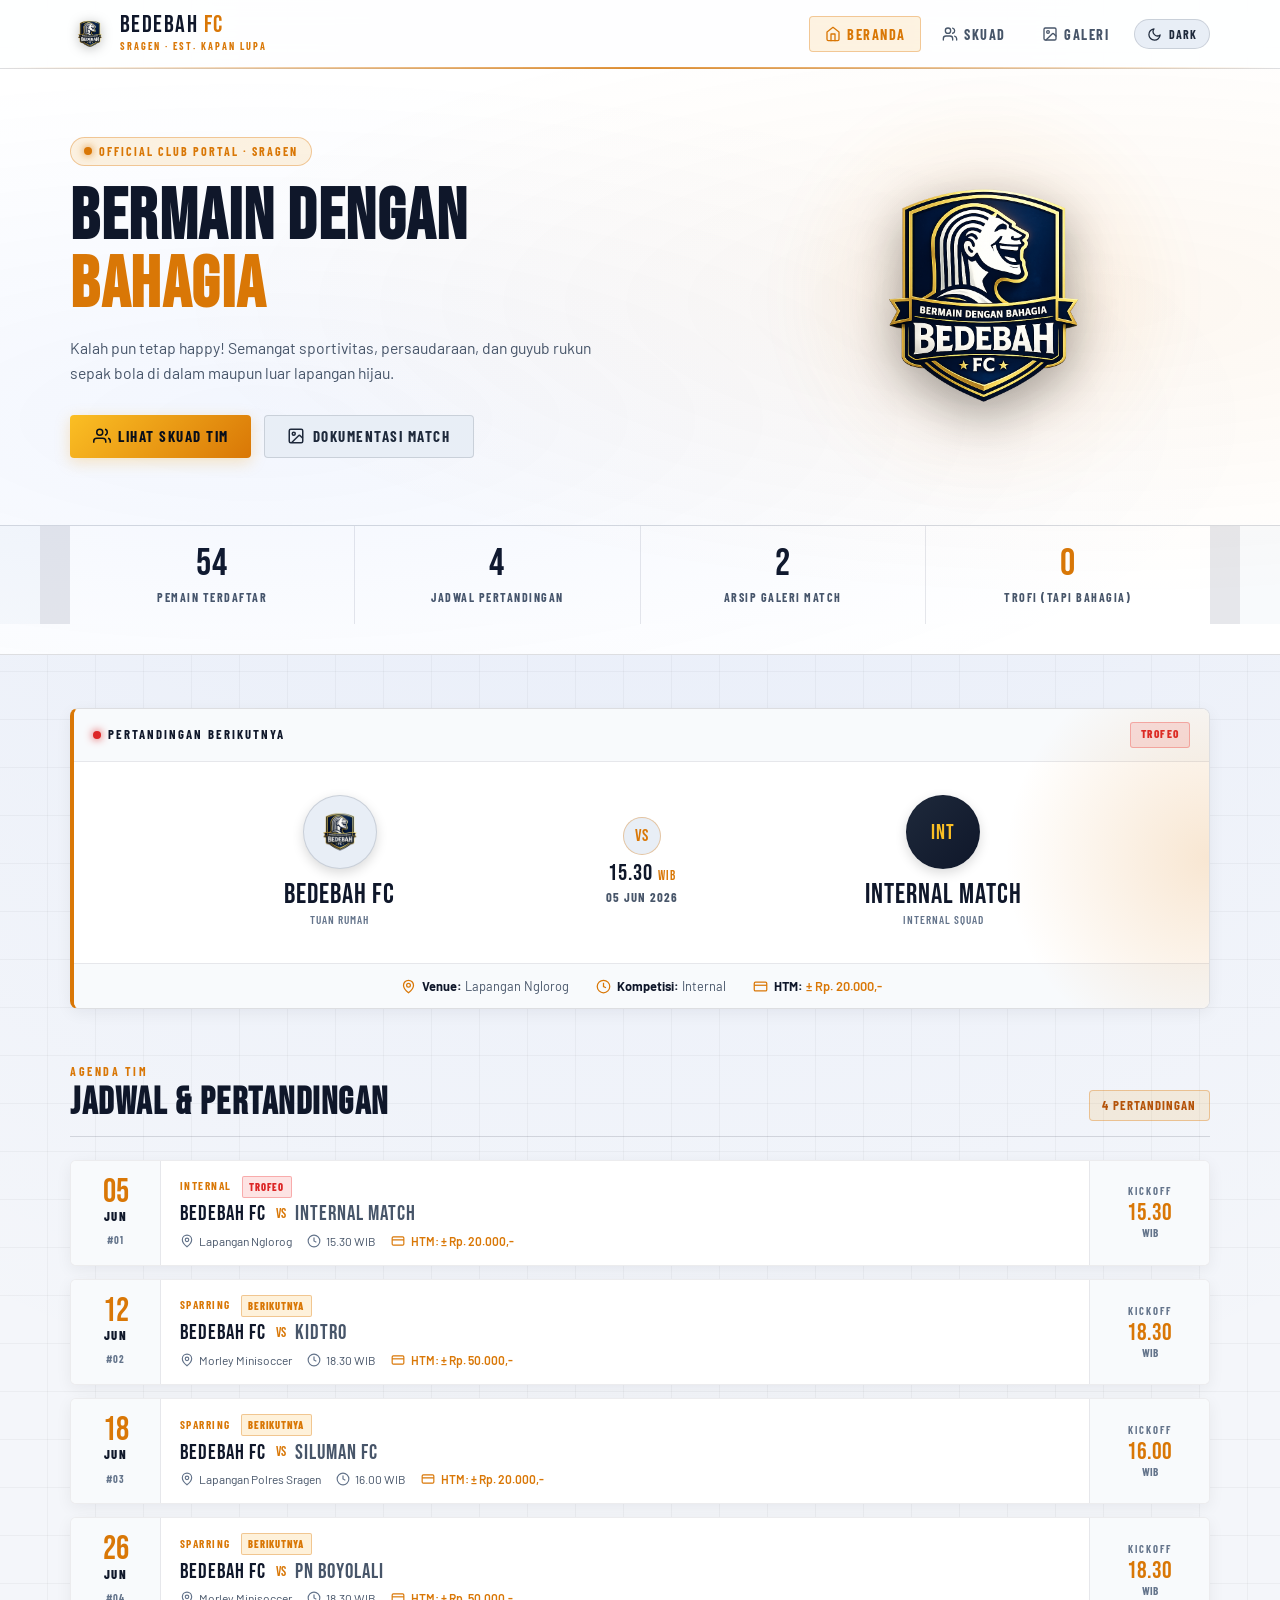
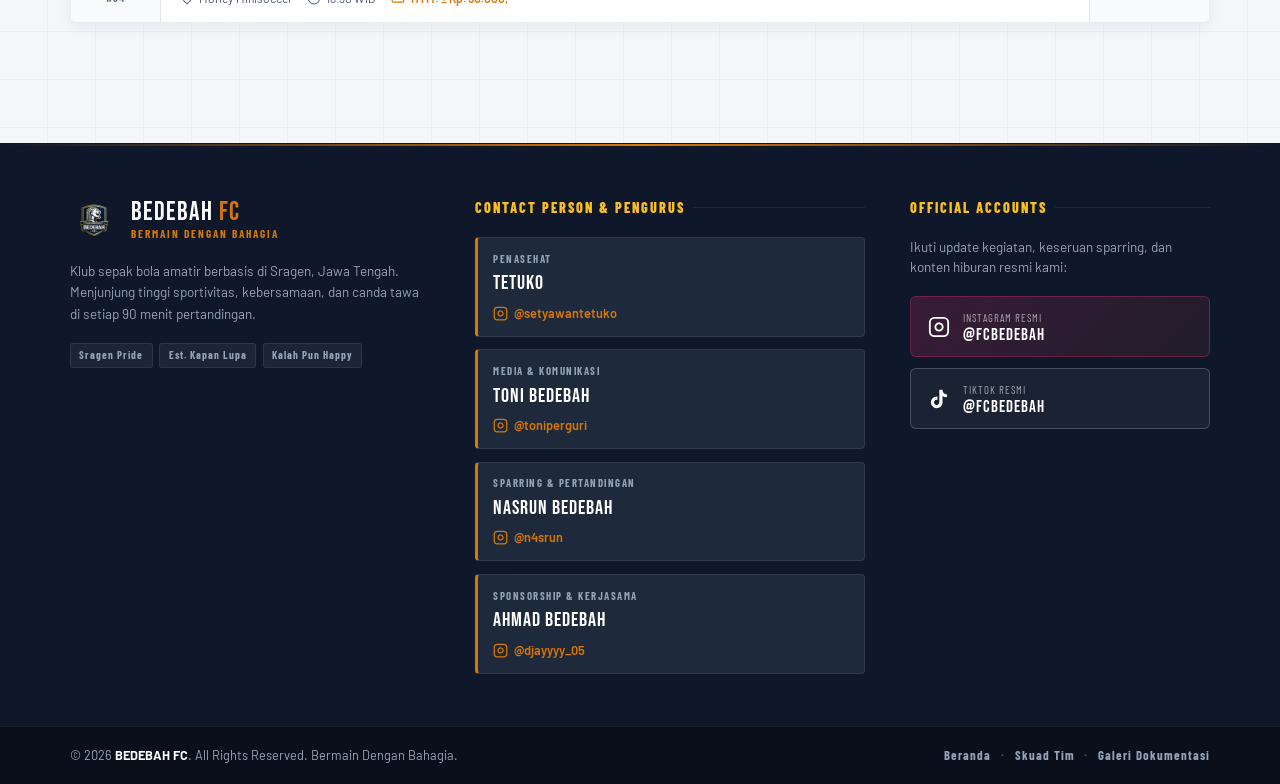
<file: index.html>
<!DOCTYPE html>
<html lang="id">
<head>
  <meta charset="UTF-8" />
  <meta name="viewport" content="width=device-width, initial-scale=1.0, maximum-scale=5.0" />
  <meta name="theme-color" content="#080e1a" />
  <meta name="description" content="Website Resmi Bedebah FC — Klub sepak bola asal Sragen. Bermain dengan bahagia, kalah pun happy." />
  <title>BEDEBAH FC — Official Club Portal</title>

  <!-- Typography -->
  <link rel="preconnect" href="https://fonts.googleapis.com" />
  <link rel="preconnect" href="https://fonts.gstatic.com" crossorigin />
  <link href="https://fonts.googleapis.com/css2?family=Barlow+Condensed:ital,wght@0,400;0,600;0,700;0,800;1,400;1,700&family=Barlow:ital,wght@0,400;0,500;0,600;0,700;1,400&family=Bebas+Neue&family=Saira+Semi+Condensed:wght@300;400;600;700&display=swap" rel="stylesheet" />

  <link rel="stylesheet" href="css/style.css" />

  <!-- Theme Init (Default: Light) -->
  <script>
    (function() {
      const theme = localStorage.getItem('bedebah_theme') || 'light';
      document.documentElement.setAttribute('data-theme', theme);
    })();
  </script>
</head>
<body>

<!-- TOP CLUB HEADER -->
<header class="site-header">
  <div class="header-top-bar container">
    <a href="#home" class="brand" onclick="showPage('home', document.querySelector('.nav-item[data-page=home]'))">
      <div class="brand-crest-wrap">
        <img src="assets/bedebah_fc.png" class="brand-crest" alt="Bedebah FC Badge" />
      </div>
      <div class="brand-text">
        <span class="brand-title">BEDEBAH <span class="accent-gold">FC</span></span>
        <span class="brand-sub">SRAGEN · EST. KAPAN LUPA</span>
      </div>
    </a>

    <div class="header-actions">
      <!-- Desktop Navigation (>=768px) -->
      <nav class="main-nav desktop-nav" aria-label="Desktop Navigation">
        <button class="nav-item active" data-page="home" onclick="showPage('home', this)">
          <svg class="nav-icon" viewBox="0 0 24 24" fill="none" stroke="currentColor" stroke-width="2" stroke-linecap="round" stroke-linejoin="round"><path d="m3 9 9-7 9 7v11a2 2 0 0 1-2 2H5a2 2 0 0 1-2-2z"/><polyline points="9 22 9 12 15 12 15 22"/></svg>
          <span>BERANDA</span>
        </button>
        <button class="nav-item" data-page="squad" onclick="showPage('squad', this)">
          <svg class="nav-icon" viewBox="0 0 24 24" fill="none" stroke="currentColor" stroke-width="2" stroke-linecap="round" stroke-linejoin="round"><path d="M16 21v-2a4 4 0 0 0-4-4H6a4 4 0 0 0-4 4v2"/><circle cx="9" cy="7" r="4"/><path d="M22 21v-2a4 4 0 0 0-3-3.87"/><path d="M16 3.13a4 4 0 0 1 0 7.75"/></svg>
          <span>SKUAD</span>
        </button>
        <button class="nav-item" data-page="galeri" onclick="showPage('galeri', this)">
          <svg class="nav-icon" viewBox="0 0 24 24" fill="none" stroke="currentColor" stroke-width="2" stroke-linecap="round" stroke-linejoin="round"><rect width="18" height="18" x="3" y="3" rx="2" ry="2"/><circle cx="9" cy="9" r="2"/><path d="m21 15-3.086-3.086a2 2 0 0 0-2.828 0L6 21"/></svg>
          <span>GALERI</span>
        </button>
      </nav>

      <button class="theme-toggle-btn" id="theme-toggle" onclick="toggleTheme()" aria-label="Ganti Mode Gelap / Terang" title="Ganti Mode Gelap / Terang">
        <svg class="theme-icon sun-icon" viewBox="0 0 24 24" fill="none" stroke="currentColor" stroke-width="2" stroke-linecap="round" stroke-linejoin="round"><circle cx="12" cy="12" r="5"/><line x1="12" y1="1" x2="12" y2="3"/><line x1="12" y1="21" x2="12" y2="23"/><line x1="4.22" y1="4.22" x2="5.64" y2="5.64"/><line x1="18.36" y1="18.36" x2="19.78" y2="19.78"/><line x1="1" y1="12" x2="3" y2="12"/><line x1="21" y1="12" x2="23" y2="12"/><line x1="4.22" y1="19.78" x2="5.64" y2="18.36"/><line x1="18.36" y1="5.64" x2="19.78" y2="4.22"/></svg>
        <svg class="theme-icon moon-icon" viewBox="0 0 24 24" fill="none" stroke="currentColor" stroke-width="2" stroke-linecap="round" stroke-linejoin="round"><path d="M21 12.79A9 9 0 1 1 11.21 3 7 7 0 0 0 21 12.79z"/></svg>
        <span class="theme-toggle-label" id="theme-label">DARK</span>
      </button>
    </div>
  </div>

  <!-- Mobile Segmented Navigation Bar (<768px) -->
  <nav class="mobile-nav-bar" aria-label="Mobile Navigation">
    <div class="mobile-nav-inner">
      <button class="mobile-nav-item active" data-page="home" onclick="showPage('home', this)">
        <svg class="nav-icon" viewBox="0 0 24 24" fill="none" stroke="currentColor" stroke-width="2" stroke-linecap="round" stroke-linejoin="round"><path d="m3 9 9-7 9 7v11a2 2 0 0 1-2 2H5a2 2 0 0 1-2-2z"/><polyline points="9 22 9 12 15 12 15 22"/></svg>
        <span>BERANDA</span>
      </button>
      <button class="mobile-nav-item" data-page="squad" onclick="showPage('squad', this)">
        <svg class="nav-icon" viewBox="0 0 24 24" fill="none" stroke="currentColor" stroke-width="2" stroke-linecap="round" stroke-linejoin="round"><path d="M16 21v-2a4 4 0 0 0-4-4H6a4 4 0 0 0-4 4v2"/><circle cx="9" cy="7" r="4"/><path d="M22 21v-2a4 4 0 0 0-3-3.87"/><path d="M16 3.13a4 4 0 0 1 0 7.75"/></svg>
        <span>SKUAD</span>
      </button>
      <button class="mobile-nav-item" data-page="galeri" onclick="showPage('galeri', this)">
        <svg class="nav-icon" viewBox="0 0 24 24" fill="none" stroke="currentColor" stroke-width="2" stroke-linecap="round" stroke-linejoin="round"><rect width="18" height="18" x="3" y="3" rx="2" ry="2"/><circle cx="9" cy="9" r="2"/><path d="m21 15-3.086-3.086a2 2 0 0 0-2.828 0L6 21"/></svg>
        <span>GALERI</span>
      </button>
    </div>
  </nav>
</header>

<main>
  <!-- ============================================================
       PAGE: HOME (BERANDA)
  ============================================================ -->
  <section id="home" class="page active">
    <!-- HERO SECTION -->
    <div class="hero-section">
      <div class="hero-bg-overlay"></div>
      <div class="container hero-container">
        <div class="hero-content">
          <div class="hero-badge">
            <span class="badge-pulse"></span>
            <span>OFFICIAL CLUB PORTAL · SRAGEN</span>
          </div>
          <h1 class="hero-title">
            BERMAIN DENGAN <span class="highlight-gold">BAHAGIA</span>
          </h1>
          <p class="hero-desc">
            Kalah pun tetap happy! Semangat sportivitas, persaudaraan, dan guyub rukun sepak bola di dalam maupun luar lapangan hijau.
          </p>

          <div class="hero-actions">
            <button class="btn btn-primary" onclick="showPage('squad', document.querySelector('[data-page=squad]'))">
              <svg viewBox="0 0 24 24" fill="none" stroke="currentColor" stroke-width="2"><path d="M17 21v-2a4 4 0 0 0-4-4H5a4 4 0 0 0-4 4v2"/><circle cx="9" cy="7" r="4"/><path d="M23 21v-2a4 4 0 0 0-3-3.87"/><path d="M16 3.13a4 4 0 0 1 0 7.75"/></svg>
              <span>LIHAT SKUAD TIM</span>
            </button>
            <button class="btn btn-secondary" onclick="showPage('galeri', document.querySelector('[data-page=galeri]'))">
              <svg viewBox="0 0 24 24" fill="none" stroke="currentColor" stroke-width="2"><rect width="18" height="18" x="3" y="3" rx="2" ry="2"/><circle cx="9" cy="9" r="2"/><path d="m21 15-3.086-3.086a2 2 0 0 0-2.828 0L6 21"/></svg>
              <span>DOKUMENTASI MATCH</span>
            </button>
          </div>
        </div>

        <div class="hero-visual">
          <div class="hero-crest-backdrop">
            <img src="assets/bedebah_fc.png" class="hero-crest-img" alt="Bedebah FC Official Crest" />
          </div>
        </div>
      </div>

      <!-- CLUB STATS COUNTER -->
      <div class="stats-ribbon">
        <div class="container stats-grid">
          <div class="stat-card">
            <div class="stat-num" id="stat-pemain">0</div>
            <div class="stat-label">Pemain Terdaftar</div>
          </div>
          <div class="stat-card">
            <div class="stat-num" id="stat-fixtures">0</div>
            <div class="stat-label">Jadwal Pertandingan</div>
          </div>
          <div class="stat-card">
            <div class="stat-num" id="stat-galeri">0</div>
            <div class="stat-label">Arsip Galeri Match</div>
          </div>
          <div class="stat-card">
            <div class="stat-num stat-gold">0</div>
            <div class="stat-label">Trofi (Tapi Bahagia)</div>
          </div>
        </div>
      </div>
    </div>

    <!-- FEATURED NEXT MATCH BANNER -->
    <div class="container section-spacing">
      <div id="featured-match-wrap" class="featured-match-wrap"></div>
    </div>

    <!-- FIXTURES SECTION -->
    <div class="container section-spacing pb-large">
      <div class="section-header">
        <div class="section-title-wrap">
          <span class="section-kicker">AGENDA TIM</span>
          <h2 class="section-heading">JADWAL & PERTANDINGAN</h2>
        </div>
        <div class="section-meta-pill" id="fixtures-count">0 Matches</div>
      </div>

      <div class="match-list-grid" id="match-list"></div>
    </div>
  </section>


  <!-- ============================================================
       PAGE: SQUAD (SKUAD PEMAIN)
  ============================================================ -->
  <section id="squad" class="page">
    <div class="container section-spacing pb-large">
      <div class="section-header squad-header-bar">
        <div class="section-title-wrap">
          <span class="section-kicker">ROSTER PEMAIN</span>
          <h2 class="section-heading">SKUAD RESMI BEDEBAH FC</h2>
          <p class="section-desc">Pemain-pemain bertalenta dengan rating unik, skill kocak, dan dedikasi nongkrong tanpa batas.</p>
        </div>
        <div class="section-meta-pill" id="squad-count">0 Players</div>
      </div>

      <!-- SQUAD CONTROLS: SEARCH & FILTER -->
      <div class="squad-controls-bar">
        <div class="search-box">
          <svg class="search-icon" viewBox="0 0 24 24" fill="none" stroke="currentColor" stroke-width="2"><circle cx="11" cy="11" r="8"/><path d="m21 21-4.3-4.3"/></svg>
          <input type="text" id="squad-search" class="search-input" placeholder="Cari nama pemain..." oninput="searchSquad()" autocomplete="off" />
          <button id="search-clear-btn" class="search-clear" onclick="clearSquadSearch()" aria-label="Clear Search" style="display:none;">✕</button>
        </div>

        <div class="filter-pills-wrap">
          <button class="filter-pill active" onclick="filterSquad('all', this)">SEMUA SQUAD</button>
          <button class="filter-pill" onclick="filterSquad('gk', this)">PENJAGA GAWANG (GK)</button>
          <button class="filter-pill" onclick="filterSquad('player', this)">PEMAIN LAPANGAN</button>
        </div>
      </div>

      <!-- SQUAD GRID -->
      <div class="squad-grid" id="squad-grid"></div>
    </div>
  </section>


  <!-- ============================================================
       PAGE: GALERI (DOKUMENTASI PERTANDINGAN & GOOGLE DRIVE)
  ============================================================ -->
  <section id="galeri" class="page">
    <div class="container section-spacing pb-large">
      <div class="section-header gallery-header-bar">
        <div class="section-title-wrap">
          <span class="section-kicker">DOKUMENTASI RESMI</span>
          <h2 class="section-heading">ARSIP & GALERI PERTANDINGAN</h2>
          <p class="section-desc">Pusat dokumentasi foto dan video laga Bedebah FC. Seluruh arsip tersimpan rapi dan dapat diunduh dalam resolusi penuh melalui tautan Google Drive.</p>
        </div>
        <div class="section-meta-pill" id="gallery-count">0 Arsip Match</div>
      </div>

      <div class="gallery-info-banner">
        <div class="info-icon-box">
          <svg viewBox="0 0 24 24" fill="none" stroke="currentColor" stroke-width="2"><path d="M22 19a2 2 0 0 1-2 2H4a2 2 0 0 1-2-2V5a2 2 0 0 1 2-2h5l2 3h9a2 2 0 0 1 2 2z"/></svg>
        </div>
        <div class="info-text">
          <strong>Akses Dokumentasi Google Drive</strong>
          <p>Klik tombol <span>"Buka Google Drive"</span> pada masing-masing card pertandingan untuk melihat atau mengunduh dokumentasi resolusi tinggi tim.</p>
        </div>
      </div>

      <!-- GALLERY GRID -->
      <div class="gallery-grid" id="gallery-grid"></div>
    </div>
  </section>
</main>


<!-- ============================================================
     FIFA / FUT CARD MODAL
============================================================ -->
<div class="modal-overlay" id="modal" onclick="closeModalOverlay(event)" role="dialog" aria-modal="true" aria-labelledby="fc-name">
  <div class="fut-modal-card-container">
    <button class="fc-close" onclick="closeModal()" aria-label="Tutup Kartu Pemain">✕</button>

    <div class="fut-player-card">
      <div class="player-card-top">
        <div class="player-master-info">
          <div class="player-rating"><span id="fc-rating">88</span></div>
          <div class="player-position"><span id="fc-pos">GK</span></div>
          <div class="player-nation">
            <img src="assets/indonesia.png" alt="Bendera Indonesia" draggable="false" />
          </div>
          <div class="player-club">
            <img src="assets/bedebah_fc.png" alt="Logo Bedebah FC" draggable="false" />
          </div>
        </div>
        <div class="player-picture">
          <div class="player-avatar" id="fc-avatar">
            <img src="assets/anon.png" alt="Player Silhouette" draggable="false" />
          </div>
        </div>
      </div>

      <div class="player-card-bottom">
        <div class="player-info">
          <div class="player-name"><span id="fc-name">NAMA PEMAIN</span></div>
          <div class="player-features" id="fc-stats"></div>
          <div class="player-quote" id="fc-quote">"Quote konyol si pemain."</div>
        </div>
      </div>
    </div>
  </div>
</div>


<!-- ============================================================
     OFFICIAL CLUB FOOTER
============================================================ -->
<footer class="site-footer">
  <div class="container footer-content-grid">
    <div class="footer-col brand-col">
      <div class="footer-brand">
        <img src="assets/bedebah_fc.png" class="footer-logo" alt="Bedebah FC" />
        <div>
          <div class="footer-club-name">BEDEBAH <span class="accent-gold">FC</span></div>
          <div class="footer-motto">BERMAIN DENGAN BAHAGIA</div>
        </div>
      </div>
      <p class="footer-bio">
        Klub sepak bola amatir berbasis di Sragen, Jawa Tengah. Menjunjung tinggi sportivitas, kebersamaan, dan canda tawa di setiap 90 menit pertandingan.
      </p>
      <div class="footer-tags">
        <span class="footer-tag">Sragen Pride</span>
        <span class="footer-tag">Est. Kapan Lupa</span>
        <span class="footer-tag">Kalah Pun Happy</span>
      </div>
    </div>

    <div class="footer-col contacts-col">
      <h3 class="footer-heading">CONTACT PERSON & PENGURUS</h3>
      <div class="contact-cards-list">
        <div class="footer-contact-card">
          <span class="c-role">Penasehat</span>
          <span class="c-name">Tetuko</span>
          <a href="https://www.instagram.com/setyawantetuko/" target="_blank" rel="noopener noreferrer" class="c-ig">
            <svg viewBox="0 0 24 24" fill="none" stroke="currentColor" stroke-width="2" class="c-icon"><rect width="20" height="20" x="2" y="2" rx="5" ry="5"/><path d="M16 11.37A4 4 0 1 1 12.63 8 4 4 0 0 1 16 11.37z"/><line x1="17.5" x2="17.51" y1="6.5" y2="6.5"/></svg>
            <span>@setyawantetuko</span>
          </a>
        </div>

        <div class="footer-contact-card">
          <span class="c-role">Media & Komunikasi</span>
          <span class="c-name">Toni Bedebah</span>
          <a href="https://instagram.com/toniperguri" target="_blank" rel="noopener noreferrer" class="c-ig">
            <svg viewBox="0 0 24 24" fill="none" stroke="currentColor" stroke-width="2" class="c-icon"><rect width="20" height="20" x="2" y="2" rx="5" ry="5"/><path d="M16 11.37A4 4 0 1 1 12.63 8 4 4 0 0 1 16 11.37z"/><line x1="17.5" x2="17.51" y1="6.5" y2="6.5"/></svg>
            <span>@toniperguri</span>
          </a>
        </div>

        <div class="footer-contact-card">
          <span class="c-role">Sparring & Pertandingan</span>
          <span class="c-name">Nasrun Bedebah</span>
          <a href="https://instagram.com/n4srun" target="_blank" rel="noopener noreferrer" class="c-ig">
            <svg viewBox="0 0 24 24" fill="none" stroke="currentColor" stroke-width="2" class="c-icon"><rect width="20" height="20" x="2" y="2" rx="5" ry="5"/><path d="M16 11.37A4 4 0 1 1 12.63 8 4 4 0 0 1 16 11.37z"/><line x1="17.5" x2="17.51" y1="6.5" y2="6.5"/></svg>
            <span>@n4srun</span>
          </a>
        </div>

        <div class="footer-contact-card">
          <span class="c-role">Sponsorship & Kerjasama</span>
          <span class="c-name">Ahmad Bedebah</span>
          <a href="https://instagram.com/djayyyy_05" target="_blank" rel="noopener noreferrer" class="c-ig">
            <svg viewBox="0 0 24 24" fill="none" stroke="currentColor" stroke-width="2" class="c-icon"><rect width="20" height="20" x="2" y="2" rx="5" ry="5"/><path d="M16 11.37A4 4 0 1 1 12.63 8 4 4 0 0 1 16 11.37z"/><line x1="17.5" x2="17.51" y1="6.5" y2="6.5"/></svg>
            <span>@djayyyy_05</span>
          </a>
        </div>
      </div>
    </div>

    <div class="footer-col socials-col">
      <h3 class="footer-heading">OFFICIAL ACCOUNTS</h3>
      <p class="footer-social-desc">Ikuti update kegiatan, keseruan sparring, dan konten hiburan resmi kami:</p>
      <div class="footer-social-buttons">
        <a href="https://instagram.com/fcbedebah" target="_blank" rel="noopener noreferrer" class="social-btn instagram">
          <svg viewBox="0 0 24 24" fill="none" stroke="currentColor" stroke-width="2" class="social-svg"><rect width="20" height="20" x="2" y="2" rx="5" ry="5"/><path d="M16 11.37A4 4 0 1 1 12.63 8 4 4 0 0 1 16 11.37z"/><line x1="17.5" x2="17.51" y1="6.5" y2="6.5"/></svg>
          <div class="social-btn-text">
            <span class="soc-sub">Instagram Resmi</span>
            <span class="soc-main">@fcbedebah</span>
          </div>
        </a>
        <a href="https://tiktok.com/@fcbedebah" target="_blank" rel="noopener noreferrer" class="social-btn tiktok">
          <svg viewBox="0 0 24 24" fill="currentColor" class="social-svg"><path d="M19.59 6.69a4.83 4.83 0 0 1-3.77-4.25V2h-3.45v13.67a2.89 2.89 0 0 1-5.2 1.74 2.89 2.89 0 0 1 2.31-4.64c.29 0 .58.04.85.12V9.4a6.33 6.33 0 0 0-.85-.06A6.34 6.34 0 0 0 3.14 15.7a6.34 6.34 0 0 0 8.65 5.92 6.31 6.31 0 0 0 4.03-5.95V8.6a8.27 8.27 0 0 0 4.77 1.5V6.69h-1z"/></svg>
          <div class="social-btn-text">
            <span class="soc-sub">TikTok Resmi</span>
            <span class="soc-main">@fcbedebah</span>
          </div>
        </a>
      </div>
    </div>
  </div>

  <div class="footer-bottom">
    <div class="container footer-bottom-inner">
      <div class="copy-text">
        © 2026 <strong>BEDEBAH FC</strong>. All Rights Reserved. Bermain Dengan Bahagia.
      </div>
      <div class="nav-shortcuts">
        <a href="#home" onclick="showPage('home', document.querySelector('[data-page=home]'))">Beranda</a>
        <span class="dot-sep">·</span>
        <a href="#squad" onclick="showPage('squad', document.querySelector('[data-page=squad]'))">Skuad Tim</a>
        <span class="dot-sep">·</span>
        <a href="#galeri" onclick="showPage('galeri', document.querySelector('[data-page=galeri]'))">Galeri Dokumentasi</a>
      </div>
    </div>
  </div>
</footer>

<script src="js/app.js"></script>

</body>
</html>
</file>
<file: css/style.css>
/* ============================================================
   BEDEBAH FC — OFFICIAL DESIGN SYSTEM & STYLESHEET
   Pro Football Club Visual Identity (Light & Dark Mode)
============================================================ */

/* ------------------------------------------------------------
   1. RESET & THEME VARIABLES
------------------------------------------------------------ */
*,
*::before,
*::after {
  box-sizing: border-box;
  margin: 0;
  padding: 0;
}

/* ============================================================
   DEFAULT: LIGHT / PUTIH THEME
============================================================ */
:root,
html[data-theme="light"] {
  /* Pitch & Surface Colors */
  --bg-pitch: #f4f6fa;
  --bg-pitch-alt: #ffffff;
  --bg-surface: #ffffff;
  --bg-surface-card: #f8fafc;
  --bg-surface-elevated: #e8eef6;
  --bg-input: #ffffff;

  /* Borders & Dividers */
  --border-subtle: rgba(15, 23, 42, 0.08);
  --border-medium: rgba(15, 23, 42, 0.14);
  --border-strong: rgba(15, 23, 42, 0.22);
  --border-gold: rgba(217, 119, 6, 0.35);

  /* Club Gold Accents */
  --gold: #d97706;
  --gold-light: #b45309;
  --gold-dark: #92400e;
  --gold-glow: rgba(217, 119, 6, 0.18);
  --gold-gradient: linear-gradient(135deg, #fbbf24 0%, #d97706 100%);
  --gold-gradient-soft: linear-gradient(135deg, rgba(245, 158, 11, 0.1) 0%, rgba(217, 119, 6, 0.03) 100%);

  /* Athletic Accents */
  --blue-accent: #2563eb;
  --blue-glow: rgba(37, 99, 235, 0.08);
  --red-trofeo: #dc2626;
  --red-glow: rgba(220, 38, 38, 0.12);
  --green-ready: #059669;

  /* Typography Colors */
  --text-white: #0f172a;           /* Headlines & high-contrast titles */
  --text-primary: #1e293b;         /* Body copy */
  --text-secondary: #475569;       /* Secondary details */
  --text-muted: #64748b;           /* Meta & captions */

  /* Header & Atmosphere */
  --header-bg: rgba(255, 255, 255, 0.95);
  --card-shadow: 0 4px 16px rgba(15, 23, 42, 0.06);
  --card-shadow-hover: 0 12px 28px rgba(15, 23, 42, 0.12);
  --grid-line-color: rgba(0, 0, 0, 0.035);
  --stats-bg: #f8fafc;
  --hero-overlay-1: rgba(217, 119, 6, 0.06);
  --hero-overlay-2: rgba(37, 99, 235, 0.06);
  --hero-crest-glow: rgba(217, 119, 6, 0.12);

  /* Footer Colors (Anchored athletic slate) */
  --footer-bg: #0f172a;
  --footer-heading: #fbbf24;
  --footer-text-white: #ffffff;
  --footer-text-sec: #94a3b8;
  --footer-card-bg: #1e293b;
  --footer-border: rgba(255, 255, 255, 0.08);
}

/* ============================================================
   DARK MODE THEME
============================================================ */
html[data-theme="dark"] {
  /* Pitch & Surface Colors */
  --bg-pitch: #080e1a;
  --bg-pitch-alt: #0b1323;
  --bg-surface: #0f1a2d;
  --bg-surface-card: #132038;
  --bg-surface-elevated: #1a2c4e;
  --bg-input: #0b1526;

  /* Borders & Dividers */
  --border-subtle: rgba(255, 255, 255, 0.08);
  --border-medium: rgba(255, 255, 255, 0.14);
  --border-strong: rgba(255, 255, 255, 0.22);
  --border-gold: rgba(245, 158, 11, 0.35);

  /* Club Gold Accents */
  --gold: #f59e0b;
  --gold-light: #fbbf24;
  --gold-dark: #b45309;
  --gold-glow: rgba(245, 158, 11, 0.22);
  --gold-gradient: linear-gradient(135deg, #fde047 0%, #f59e0b 50%, #d97706 100%);
  --gold-gradient-soft: linear-gradient(135deg, rgba(251, 191, 36, 0.12) 0%, rgba(245, 158, 11, 0.04) 100%);

  /* Athletic Accents */
  --blue-accent: #3b82f6;
  --blue-glow: rgba(59, 130, 246, 0.2);
  --red-trofeo: #ef4444;
  --red-glow: rgba(239, 68, 68, 0.2);
  --green-ready: #10b981;

  /* Typography Colors */
  --text-white: #ffffff;
  --text-primary: #f8fafc;
  --text-secondary: #94a3b8;
  --text-muted: #64748b;

  /* Header & Atmosphere */
  --header-bg: rgba(8, 14, 26, 0.92);
  --card-shadow: 0 10px 30px rgba(0, 0, 0, 0.35);
  --card-shadow-hover: 0 15px 35px rgba(0, 0, 0, 0.5);
  --grid-line-color: rgba(255, 255, 255, 0.015);
  --stats-bg: rgba(11, 19, 35, 0.8);
  --hero-overlay-1: rgba(245, 158, 11, 0.08);
  --hero-overlay-2: rgba(37, 99, 235, 0.1);
  --hero-crest-glow: rgba(245, 158, 11, 0.18);

  /* Footer Colors */
  --footer-bg: #0b1323;
  --footer-heading: #fbbf24;
  --footer-text-white: #ffffff;
  --footer-text-sec: #94a3b8;
  --footer-card-bg: #0f1a2d;
  --footer-border: rgba(255, 255, 255, 0.08);
}

/* Common Typography & Transitions */
:root {
  --font-condensed: 'Barlow Condensed', -apple-system, sans-serif;
  --font-display: 'Bebas Neue', -apple-system, sans-serif;
  --font-body: 'Barlow', -apple-system, sans-serif;
  --font-fut: 'Saira Semi Condensed', -apple-system, sans-serif;

  --tr-fast: 0.15s ease;
  --tr-normal: 0.25s ease;
  --tr-spring: 0.35s cubic-bezier(0.175, 0.885, 0.32, 1.275);
}

html {
  scroll-behavior: smooth;
  background-color: var(--bg-pitch);
  color: var(--text-primary);
  font-family: var(--font-body);
  font-size: 15px;
  line-height: 1.5;
  -webkit-font-smoothing: antialiased;
  -moz-osx-font-smoothing: grayscale;
  transition: background-color var(--tr-normal), color var(--tr-normal);
  max-width: 100%;
  overflow-x: hidden;
}

body {
  min-height: 100vh;
  display: flex;
  flex-direction: column;
  background-color: var(--bg-pitch);
  background-image: 
    radial-gradient(circle at 50% 0%, var(--blue-glow) 0%, transparent 60%),
    linear-gradient(var(--grid-line-color) 1px, transparent 1px),
    linear-gradient(90deg, var(--grid-line-color) 1px, transparent 1px);
  background-size: 100% 100%, 48px 48px, 48px 48px;
  background-position: 0 0, -1px -1px, -1px -1px;
  max-width: 100%;
  overflow-x: hidden;
  position: relative;
  transition: background-color var(--tr-normal), color var(--tr-normal);
}

body.modal-active {
  overflow: hidden;
}

/* ------------------------------------------------------------
   2. COMMON LAYOUT & UTILITIES
------------------------------------------------------------ */
.container {
  width: 100%;
  max-width: 1200px;
  margin-left: auto;
  margin-right: auto;
  padding-left: 1rem;
  padding-right: 1rem;
  box-sizing: border-box;
}

@media (min-width: 768px) {
  .container {
    padding-left: 2rem;
    padding-right: 2rem;
  }
}

.section-spacing {
  margin-top: 2.5rem;
}

@media (min-width: 768px) {
  .section-spacing {
    margin-top: 3.5rem;
  }
}

.pb-large {
  padding-bottom: 4rem;
}

main {
  flex: 1 0 auto;
}

.accent-gold {
  color: var(--gold);
}

/* Section Headers */
.section-header {
  display: flex;
  align-items: flex-end;
  justify-content: space-between;
  gap: 1rem;
  padding-bottom: 1rem;
  border-bottom: 1px solid var(--border-medium);
  margin-bottom: 1.5rem;
}

.section-title-wrap {
  display: flex;
  flex-direction: column;
}

.section-kicker {
  font-family: var(--font-condensed);
  font-size: 0.8rem;
  font-weight: 700;
  letter-spacing: 2.5px;
  text-transform: uppercase;
  color: var(--gold);
  margin-bottom: 0.25rem;
}

.section-heading {
  font-family: var(--font-display);
  font-size: 2rem;
  letter-spacing: 1.5px;
  line-height: 1;
  color: var(--text-white);
}

@media (min-width: 768px) {
  .section-heading {
    font-size: 2.5rem;
  }
}

.section-desc {
  font-size: 0.95rem;
  color: var(--text-secondary);
  max-width: 650px;
  margin-top: 0.5rem;
}

.section-meta-pill {
  font-family: var(--font-condensed);
  font-size: 0.85rem;
  font-weight: 700;
  letter-spacing: 1px;
  text-transform: uppercase;
  color: var(--gold-light);
  background: rgba(245, 158, 11, 0.12);
  border: 1px solid var(--border-gold);
  padding: 0.35rem 0.85rem;
  border-radius: 4px;
  white-space: nowrap;
}

/* Common Buttons */
.btn {
  display: inline-flex;
  align-items: center;
  justify-content: center;
  gap: 0.5rem;
  font-family: var(--font-condensed);
  font-size: 1rem;
  font-weight: 700;
  letter-spacing: 1.5px;
  text-transform: uppercase;
  padding: 0.75rem 1.5rem;
  border-radius: 4px;
  border: none;
  cursor: pointer;
  text-decoration: none;
  transition: all var(--tr-fast);
}

.btn svg {
  width: 18px;
  height: 18px;
  flex-shrink: 0;
}

.btn-primary {
  background: var(--gold-gradient);
  color: #080e1a;
  box-shadow: 0 4px 15px rgba(245, 158, 11, 0.25);
}

.btn-primary:hover {
  background: linear-gradient(135deg, #ffffff 0%, #fbbf24 100%);
  transform: translateY(-2px);
  box-shadow: 0 6px 20px rgba(245, 158, 11, 0.4);
}

.btn-secondary {
  background: var(--bg-surface-elevated);
  color: var(--text-primary);
  border: 1px solid var(--border-medium);
}

.btn-secondary:hover {
  background: var(--bg-surface-card);
  border-color: var(--gold);
  color: var(--gold);
  transform: translateY(-2px);
}

/* Empty State */
.empty-state {
  text-align: center;
  padding: 3.5rem 1.5rem;
  background: var(--bg-surface);
  border: 1px dashed var(--border-medium);
  border-radius: 8px;
  color: var(--text-secondary);
  box-shadow: var(--card-shadow);
}

.empty-icon {
  width: 48px;
  height: 48px;
  stroke: var(--text-muted);
  margin-bottom: 1rem;
}

.empty-state h3 {
  font-family: var(--font-display);
  font-size: 1.5rem;
  color: var(--text-white);
  letter-spacing: 1px;
  margin-bottom: 0.5rem;
}

.empty-state p {
  font-size: 0.95rem;
  max-width: 450px;
  margin: 0 auto;
}

/* ------------------------------------------------------------
   3. SITE HEADER & THEME TOGGLE
------------------------------------------------------------ */
.site-header {
  position: sticky;
  top: 0;
  z-index: 100;
  background: var(--header-bg);
  backdrop-filter: blur(14px);
  -webkit-backdrop-filter: blur(14px);
  border-bottom: 1px solid var(--border-medium);
  transition: background-color var(--tr-normal), border-color var(--tr-normal);
  width: 100%;
}

.site-header::after {
  content: '';
  position: absolute;
  bottom: -1px;
  left: 0;
  right: 0;
  height: 2px;
  background: linear-gradient(90deg, transparent 0%, var(--gold) 50%, transparent 100%);
  opacity: 0.8;
}

.header-top-bar {
  display: flex;
  align-items: center;
  justify-content: space-between;
  height: 64px;
  gap: 0.75rem;
}

.brand {
  display: flex;
  align-items: center;
  gap: 0.65rem;
  text-decoration: none;
  flex-shrink: 0;
  min-width: 0;
}

.brand-crest-wrap {
  width: 40px;
  height: 40px;
  display: flex;
  align-items: center;
  justify-content: center;
  position: relative;
  flex-shrink: 0;
}

.brand-crest {
  width: 100%;
  height: 100%;
  object-fit: contain;
  filter: drop-shadow(0 2px 6px rgba(0, 0, 0, 0.25));
  transition: transform var(--tr-spring);
}

.brand:hover .brand-crest {
  transform: scale(1.08) rotate(-4deg);
}

.brand-text {
  display: flex;
  flex-direction: column;
  min-width: 0;
}

.brand-title {
  font-family: var(--font-display);
  font-size: 1.5rem;
  letter-spacing: 1.5px;
  line-height: 0.95;
  color: var(--text-white);
  white-space: nowrap;
}

.brand-sub {
  font-family: var(--font-condensed);
  font-size: 0.68rem;
  font-weight: 700;
  letter-spacing: 2px;
  color: var(--gold);
  margin-top: 2px;
  white-space: nowrap;
}

.header-actions {
  display: flex;
  align-items: center;
  gap: 0.65rem;
  flex-shrink: 0;
}

/* Desktop Navigation (>=768px) */
.desktop-nav {
  display: flex;
  align-items: center;
  gap: 0.35rem;
}

.nav-item {
  display: inline-flex;
  align-items: center;
  gap: 0.45rem;
  padding: 0.55rem 0.95rem;
  background: transparent;
  border: 1px solid transparent;
  border-radius: 4px;
  color: var(--text-secondary);
  font-family: var(--font-condensed);
  font-size: 0.95rem;
  font-weight: 700;
  letter-spacing: 1.5px;
  cursor: pointer;
  transition: all var(--tr-fast);
  white-space: nowrap;
}

.nav-item .nav-icon {
  width: 16px;
  height: 16px;
  stroke: currentColor;
}

.nav-item:hover {
  color: var(--text-white);
  background: rgba(0, 0, 0, 0.04);
}

html[data-theme="dark"] .nav-item:hover {
  background: rgba(255, 255, 255, 0.05);
}

.nav-item.active {
  color: var(--gold);
  background: rgba(245, 158, 11, 0.12);
  border-color: var(--border-gold);
}

.nav-item.active .nav-icon {
  stroke: var(--gold);
}

/* Theme Toggle Button */
.theme-toggle-btn {
  display: inline-flex;
  align-items: center;
  gap: 0.45rem;
  padding: 0.45rem 0.8rem;
  background: var(--bg-surface-elevated);
  border: 1px solid var(--border-medium);
  border-radius: 50px;
  color: var(--text-primary);
  font-family: var(--font-condensed);
  font-size: 0.8rem;
  font-weight: 700;
  letter-spacing: 1px;
  cursor: pointer;
  transition: all var(--tr-fast);
  white-space: nowrap;
  flex-shrink: 0;
}

.theme-toggle-btn:hover {
  background: var(--bg-surface-card);
  border-color: var(--gold);
  color: var(--gold);
  transform: translateY(-1px);
}

.theme-icon {
  width: 15px;
  height: 15px;
  stroke: currentColor;
  flex-shrink: 0;
}

/* Visibility logic for icons based on data-theme */
html[data-theme="light"] .sun-icon {
  display: none;
}
html[data-theme="light"] .moon-icon {
  display: block;
}

html[data-theme="dark"] .sun-icon {
  display: block;
}
html[data-theme="dark"] .moon-icon {
  display: none;
}

/* Mobile Segmented Navigation Bar (<768px) */
.mobile-nav-bar {
  display: block;
  background: var(--bg-surface-card);
  border-top: 1px solid var(--border-subtle);
  width: 100%;
}

.mobile-nav-inner {
  display: flex;
  align-items: stretch;
  width: 100%;
  padding: 0;
  margin: 0;
}

.mobile-nav-item {
  flex: 1;
  display: flex;
  align-items: center;
  justify-content: center;
  gap: 0.45rem;
  padding: 0.75rem 0.25rem;
  background: transparent;
  border: none;
  border-bottom: 3px solid transparent;
  color: var(--text-secondary);
  font-family: var(--font-condensed);
  font-size: 0.85rem;
  font-weight: 700;
  letter-spacing: 1px;
  cursor: pointer;
  transition: all var(--tr-fast);
  white-space: nowrap;
}

.mobile-nav-item .nav-icon {
  width: 15px;
  height: 15px;
  stroke: currentColor;
}

.mobile-nav-item:hover {
  color: var(--text-white);
  background: rgba(0, 0, 0, 0.03);
}

html[data-theme="dark"] .mobile-nav-item:hover {
  background: rgba(255, 255, 255, 0.03);
}

.mobile-nav-item.active {
  color: var(--gold);
  border-bottom-color: var(--gold);
  background: rgba(245, 158, 11, 0.1);
}

.mobile-nav-item.active .nav-icon {
  stroke: var(--gold);
}

/* Breakpoint rules: Desktop vs Mobile Navigation */
@media (min-width: 768px) {
  .mobile-nav-bar {
    display: none !important;
  }
  .desktop-nav {
    display: flex !important;
  }
  .header-top-bar {
    height: 68px;
  }
  .brand-title {
    font-size: 1.6rem;
  }
}

@media (max-width: 767px) {
  .desktop-nav {
    display: none !important;
  }
  .mobile-nav-bar {
    display: block !important;
  }
  .header-top-bar {
    height: 54px;
    padding-left: 0.85rem;
    padding-right: 0.85rem;
  }
  .brand-sub {
    display: none;
  }
  .brand-title {
    font-size: 1.35rem;
  }
  .brand-crest-wrap {
    width: 36px;
    height: 36px;
  }
  .theme-toggle-btn {
    padding: 0.35rem 0.65rem;
    font-size: 0.72rem;
  }
}

@media (max-width: 360px) {
  .brand-title {
    font-size: 1.2rem;
  }
  .theme-toggle-label {
    display: none;
  }
  .theme-toggle-btn {
    padding: 0.4rem;
    border-radius: 50%;
  }
  .mobile-nav-item {
    font-size: 0.78rem;
    gap: 0.3rem;
  }
  .mobile-nav-item .nav-icon {
    width: 13px;
    height: 13px;
  }
}

/* ------------------------------------------------------------
   4. PAGES SYSTEM
------------------------------------------------------------ */
.page {
  display: none;
  animation: pageFadeIn 0.3s ease-out forwards;
}

.page.active {
  display: block;
}

@keyframes pageFadeIn {
  from {
    opacity: 0;
    transform: translateY(8px);
  }
  to {
    opacity: 1;
    transform: translateY(0);
  }
}

/* ------------------------------------------------------------
   5. HERO SECTION
------------------------------------------------------------ */
.hero-section {
  position: relative;
  background-color: var(--bg-pitch-alt);
  border-bottom: 1px solid var(--border-medium);
  padding-top: 3rem;
  padding-bottom: 2rem;
  overflow: hidden;
  transition: background-color var(--tr-normal);
}

.hero-bg-overlay {
  position: absolute;
  inset: 0;
  background: 
    radial-gradient(ellipse at 85% 40%, var(--hero-overlay-1) 0%, transparent 60%),
    radial-gradient(ellipse at 20% 60%, var(--hero-overlay-2) 0%, transparent 70%);
  pointer-events: none;
}

.hero-container {
  position: relative;
  z-index: 2;
  display: grid;
  grid-template-columns: 1fr;
  align-items: center;
  gap: 2.5rem;
}

@media (min-width: 900px) {
  .hero-container {
    grid-template-columns: 1.3fr 0.9fr;
    padding-top: 1.5rem;
    padding-bottom: 2rem;
  }
}

.hero-content {
  display: flex;
  flex-direction: column;
}

.hero-badge {
  display: inline-flex;
  align-items: center;
  gap: 0.5rem;
  align-self: flex-start;
  padding: 0.3rem 0.85rem;
  background: rgba(245, 158, 11, 0.12);
  border: 1px solid var(--border-gold);
  border-radius: 50px;
  font-family: var(--font-condensed);
  font-size: 0.8rem;
  font-weight: 700;
  letter-spacing: 2px;
  color: var(--gold);
  margin-bottom: 1.25rem;
}

.badge-pulse {
  width: 8px;
  height: 8px;
  border-radius: 50%;
  background: var(--gold);
  box-shadow: 0 0 8px var(--gold);
  animation: pulseDot 2s infinite;
}

@keyframes pulseDot {
  0%, 100% { opacity: 1; transform: scale(1); }
  50% { opacity: 0.4; transform: scale(0.85); }
}

.hero-title {
  font-family: var(--font-display);
  font-size: clamp(2.2rem, 9vw, 4.75rem);
  line-height: 0.95;
  letter-spacing: 1.5px;
  color: var(--text-white);
  margin-bottom: 1rem;
  word-break: break-word;
}

@media (min-width: 768px) {
  .hero-title {
    font-size: 4.75rem;
  }
}

.highlight-gold {
  color: var(--gold);
  display: block;
}

.hero-desc {
  font-size: 1.05rem;
  color: var(--text-secondary);
  line-height: 1.6;
  max-width: 540px;
  margin-bottom: 2rem;
}

.hero-actions {
  display: flex;
  flex-wrap: wrap;
  gap: 0.85rem;
  width: 100%;
}

@media (max-width: 480px) {
  .hero-actions {
    flex-direction: column;
  }
  .hero-actions .btn {
    width: 100%;
  }
}

.hero-visual {
  display: flex;
  align-items: center;
  justify-content: center;
}

.hero-crest-backdrop {
  position: relative;
  width: 240px;
  height: 240px;
  display: flex;
  align-items: center;
  justify-content: center;
}

@media (min-width: 768px) {
  .hero-crest-backdrop {
    width: 320px;
    height: 320px;
  }
}

.hero-crest-backdrop::before {
  content: '';
  position: absolute;
  inset: -15%;
  background: radial-gradient(circle, var(--hero-crest-glow) 0%, transparent 70%);
  border-radius: 50%;
  filter: blur(20px);
  z-index: 1;
}

.hero-crest-img {
  width: 100%;
  height: 100%;
  object-fit: contain;
  position: relative;
  z-index: 2;
  filter: drop-shadow(0 15px 25px rgba(0, 0, 0, 0.35));
  animation: crestFloat 6s ease-in-out infinite alternate;
}

@keyframes crestFloat {
  0% { transform: translateY(0) rotate(-1deg); }
  100% { transform: translateY(-8px) rotate(1deg); }
}

/* Stats Ribbon */
.stats-ribbon {
  margin-top: 2.5rem;
  border-top: 1px solid var(--border-medium);
  background: var(--stats-bg);
}

.stats-grid {
  display: grid;
  grid-template-columns: repeat(2, 1fr);
  gap: 1px;
  background: var(--border-subtle);
}

@media (min-width: 768px) {
  .stats-grid {
    grid-template-columns: repeat(4, 1fr);
  }
}

.stat-card {
  background: var(--bg-surface);
  padding: 1.25rem 1rem;
  text-align: center;
  display: flex;
  flex-direction: column;
  align-items: center;
  justify-content: center;
  transition: background-color var(--tr-normal);
}

.stat-num {
  font-family: var(--font-display);
  font-size: 2.5rem;
  line-height: 1;
  color: var(--text-white);
  letter-spacing: 1px;
}

.stat-gold {
  color: var(--gold);
}

.stat-label {
  font-family: var(--font-condensed);
  font-size: 0.8rem;
  font-weight: 700;
  letter-spacing: 1.5px;
  text-transform: uppercase;
  color: var(--text-secondary);
  margin-top: 0.35rem;
}

/* ------------------------------------------------------------
   6. FEATURED NEXT MATCH BANNER
------------------------------------------------------------ */
.featured-match-wrap {
  width: 100%;
}

.featured-match-card {
  background: var(--bg-surface);
  border: 1px solid var(--border-medium);
  border-left: 4px solid var(--gold);
  border-radius: 8px;
  overflow: hidden;
  box-shadow: var(--card-shadow);
  position: relative;
  transition: background-color var(--tr-normal), box-shadow var(--tr-fast);
}

.featured-match-card::before {
  content: '';
  position: absolute;
  top: 0;
  right: 0;
  width: 250px;
  height: 100%;
  background: radial-gradient(circle at 100% 50%, var(--gold-glow) 0%, transparent 70%);
  pointer-events: none;
}

.featured-match-header {
  display: flex;
  align-items: center;
  justify-content: space-between;
  padding: 0.85rem 1.25rem;
  background: var(--bg-surface-card);
  border-bottom: 1px solid var(--border-subtle);
}

.match-kicker {
  display: flex;
  align-items: center;
  gap: 0.5rem;
  font-family: var(--font-condensed);
  font-size: 0.85rem;
  font-weight: 700;
  letter-spacing: 2px;
  color: var(--text-white);
  text-transform: uppercase;
}

.live-dot {
  width: 8px;
  height: 8px;
  border-radius: 50%;
  background: var(--red-trofeo);
  box-shadow: 0 0 8px var(--red-trofeo);
}

.featured-badge {
  font-family: var(--font-condensed);
  font-size: 0.75rem;
  font-weight: 800;
  letter-spacing: 1.5px;
  text-transform: uppercase;
  padding: 0.25rem 0.65rem;
  border-radius: 3px;
}

.badge-trofeo {
  background: rgba(239, 68, 68, 0.15);
  color: var(--red-trofeo);
  border: 1px solid rgba(239, 68, 68, 0.35);
}

.badge-upcoming {
  background: rgba(245, 158, 11, 0.15);
  color: var(--gold);
  border: 1px solid var(--border-gold);
}

.featured-teams-row {
  display: grid;
  grid-template-columns: 1fr auto 1fr;
  align-items: center;
  padding: 1.5rem 1rem;
  gap: 1rem;
}

@media (min-width: 768px) {
  .featured-teams-row {
    padding: 2.25rem 2rem;
    gap: 2rem;
  }
}

@media (max-width: 480px) {
  .featured-teams-row {
    padding: 1rem 0.5rem;
    gap: 0.35rem;
  }
  .team-crest-wrap {
    width: 46px;
    height: 46px;
    margin-bottom: 0.4rem;
  }
  .team-label {
    font-size: 1.1rem;
    word-break: break-word;
  }
  .team-sublabel {
    font-size: 0.65rem;
  }
  .vs-circle {
    width: 28px;
    height: 28px;
    font-size: 0.8rem;
    margin-bottom: 0.25rem;
  }
  .match-time-tag {
    font-size: 1.15rem;
  }
  .match-date-tag {
    font-size: 0.7rem;
  }
}

.team-block {
  display: flex;
  flex-direction: column;
  align-items: center;
  text-align: center;
}

.team-crest-wrap {
  width: 58px;
  height: 58px;
  border-radius: 50%;
  background: var(--bg-surface-elevated);
  border: 1px solid var(--border-medium);
  display: flex;
  align-items: center;
  justify-content: center;
  margin-bottom: 0.75rem;
  box-shadow: 0 4px 12px rgba(0, 0, 0, 0.15);
}

@media (min-width: 768px) {
  .team-crest-wrap {
    width: 74px;
    height: 74px;
  }
}

.team-crest-img {
  width: 78%;
  height: 78%;
  object-fit: contain;
}

.opponent-crest-placeholder {
  background: linear-gradient(135deg, #1e293b 0%, #0f172a 100%);
}

.crest-initials {
  font-family: var(--font-display);
  font-size: 1.4rem;
  color: #fbbf24;
  letter-spacing: 1px;
}

.team-label {
  font-family: var(--font-display);
  font-size: 1.35rem;
  color: var(--text-white);
  letter-spacing: 1px;
  line-height: 1;
}

@media (min-width: 768px) {
  .team-label {
    font-size: 1.85rem;
  }
}

.team-sublabel {
  font-family: var(--font-condensed);
  font-size: 0.75rem;
  font-weight: 600;
  color: var(--text-muted);
  letter-spacing: 1px;
  text-transform: uppercase;
  margin-top: 0.25rem;
}

.match-center-block {
  display: flex;
  flex-direction: column;
  align-items: center;
  text-align: center;
}

.vs-circle {
  font-family: var(--font-display);
  font-size: 1.1rem;
  color: var(--gold);
  background: var(--bg-surface-elevated);
  width: 38px;
  height: 38px;
  border-radius: 50%;
  display: flex;
  align-items: center;
  justify-content: center;
  border: 1px solid var(--border-gold);
  margin-bottom: 0.5rem;
}

.match-time-tag {
  font-family: var(--font-display);
  font-size: 1.5rem;
  color: var(--text-white);
  letter-spacing: 1px;
  line-height: 1;
}

.match-time-tag .tz {
  font-size: 0.85rem;
  color: var(--gold);
}

.match-date-tag {
  font-family: var(--font-condensed);
  font-size: 0.85rem;
  font-weight: 700;
  color: var(--text-secondary);
  letter-spacing: 1px;
  text-transform: uppercase;
  margin-top: 0.2rem;
}

.featured-match-footer {
  display: flex;
  flex-wrap: wrap;
  align-items: center;
  justify-content: center;
  gap: 1rem 1.75rem;
  padding: 0.85rem 1.25rem;
  background: var(--bg-surface-card);
  border-top: 1px solid var(--border-subtle);
}

.match-meta-item {
  display: inline-flex;
  align-items: center;
  gap: 0.45rem;
  font-size: 0.85rem;
  color: var(--text-secondary);
}

.match-meta-item strong {
  color: var(--text-white);
}

.meta-icon {
  width: 15px;
  height: 15px;
  stroke: var(--gold);
}

.htm-item {
  color: var(--gold);
  font-weight: 600;
}

/* ------------------------------------------------------------
   7. MATCH FIXTURES LIST
------------------------------------------------------------ */
.match-list-grid {
  display: flex;
  flex-direction: column;
  gap: 0.85rem;
}

.pro-match-card {
  display: grid;
  grid-template-columns: 80px 1fr;
  background: var(--bg-surface);
  border: 1px solid var(--border-subtle);
  border-radius: 6px;
  overflow: hidden;
  box-shadow: var(--card-shadow);
  transition: all var(--tr-fast);
}

@media (min-width: 640px) {
  .pro-match-card {
    grid-template-columns: 90px 1fr 120px;
  }
}

.pro-match-card:hover {
  border-color: var(--border-gold);
  transform: translateY(-2px);
  box-shadow: var(--card-shadow-hover);
}

.match-card-side {
  background: var(--bg-surface-card);
  border-right: 1px solid var(--border-subtle);
  display: flex;
  flex-direction: column;
  align-items: center;
  justify-content: center;
  padding: 0.75rem 0.5rem;
  text-align: center;
}

.date-badge {
  display: flex;
  flex-direction: column;
  align-items: center;
}

.date-day {
  font-family: var(--font-display);
  font-size: 2.2rem;
  line-height: 0.9;
  color: var(--gold);
}

.date-month {
  font-family: var(--font-condensed);
  font-size: 0.85rem;
  font-weight: 800;
  letter-spacing: 1.5px;
  color: var(--text-white);
  text-transform: uppercase;
}

.match-num-tag {
  font-family: var(--font-condensed);
  font-size: 0.7rem;
  font-weight: 700;
  color: var(--text-muted);
  letter-spacing: 1px;
  margin-top: 0.4rem;
}

.match-card-content {
  padding: 1rem 1.25rem;
  display: flex;
  flex-direction: column;
  justify-content: center;
}

.match-card-header {
  display: flex;
  align-items: center;
  gap: 0.65rem;
  margin-bottom: 0.35rem;
}

.competition-tag {
  font-family: var(--font-condensed);
  font-size: 0.75rem;
  font-weight: 700;
  letter-spacing: 1.5px;
  color: var(--gold);
  text-transform: uppercase;
}

.status-tag {
  font-family: var(--font-condensed);
  font-size: 0.7rem;
  font-weight: 800;
  letter-spacing: 1px;
  text-transform: uppercase;
  padding: 0.15rem 0.45rem;
  border-radius: 2px;
}

.match-title-row {
  display: flex;
  align-items: center;
  flex-wrap: wrap;
  gap: 0.4rem 0.65rem;
  margin-bottom: 0.5rem;
}

.club-home {
  font-family: var(--font-display);
  font-size: 1.4rem;
  color: var(--text-white);
  letter-spacing: 1px;
  line-height: 1;
}

.match-vs-divider {
  font-family: var(--font-display);
  font-size: 0.95rem;
  color: var(--gold);
}

.club-away {
  font-family: var(--font-display);
  font-size: 1.4rem;
  color: var(--text-secondary);
  letter-spacing: 1px;
  line-height: 1;
}

.match-card-meta {
  display: flex;
  flex-wrap: wrap;
  gap: 0.5rem 1rem;
}

.meta-pill {
  display: inline-flex;
  align-items: center;
  gap: 0.35rem;
  font-size: 0.8rem;
  color: var(--text-secondary);
}

.meta-pill svg {
  width: 14px;
  height: 14px;
  stroke: var(--text-muted);
}

.pill-htm {
  color: var(--gold);
  font-weight: 600;
}

.pill-htm svg {
  stroke: var(--gold);
}

.match-card-action {
  display: none;
  background: var(--bg-surface-card);
  border-left: 1px solid var(--border-subtle);
  flex-direction: column;
  align-items: center;
  justify-content: center;
  padding: 1rem;
}

@media (min-width: 640px) {
  .match-card-action {
    display: flex;
  }
}

.kickoff-label {
  font-family: var(--font-condensed);
  font-size: 0.7rem;
  font-weight: 700;
  letter-spacing: 2px;
  color: var(--text-muted);
}

.kickoff-clock {
  font-family: var(--font-display);
  font-size: 1.6rem;
  color: var(--gold);
  line-height: 1;
  margin-top: 0.15rem;
}

.kickoff-tz {
  font-family: var(--font-condensed);
  font-size: 0.75rem;
  font-weight: 700;
  color: var(--text-muted);
}

/* ------------------------------------------------------------
   8. SQUAD CONTROLS & GRID
------------------------------------------------------------ */
.squad-controls-bar {
  display: flex;
  flex-direction: column;
  gap: 1rem;
  margin-bottom: 2rem;
}

@media (min-width: 768px) {
  .squad-controls-bar {
    flex-direction: row;
    align-items: center;
    justify-content: space-between;
  }
}

.search-box {
  position: relative;
  flex: 1;
  max-width: 480px;
}

.search-icon {
  position: absolute;
  left: 0.85rem;
  top: 50%;
  transform: translateY(-50%);
  width: 18px;
  height: 18px;
  stroke: var(--text-muted);
  pointer-events: none;
}

.search-input {
  width: 100%;
  background: var(--bg-input);
  border: 1px solid var(--border-medium);
  border-radius: 4px;
  padding: 0.75rem 2.2rem 0.75rem 2.5rem;
  font-family: var(--font-body);
  font-size: 0.95rem;
  color: var(--text-primary);
  outline: none;
  box-shadow: inset 0 1px 3px rgba(0, 0, 0, 0.05);
  transition: border-color var(--tr-fast), box-shadow var(--tr-fast);
}

.search-input:focus {
  border-color: var(--gold);
  box-shadow: 0 0 0 3px var(--gold-glow);
}

.search-clear {
  position: absolute;
  right: 0.75rem;
  top: 50%;
  transform: translateY(-50%);
  background: none;
  border: none;
  color: var(--text-muted);
  cursor: pointer;
  font-size: 1rem;
  padding: 0.25rem;
}

.filter-pills-wrap {
  display: flex;
  flex-wrap: wrap;
  gap: 0.5rem;
  width: 100%;
}

@media (max-width: 480px) {
  .filter-pills-wrap {
    gap: 0.35rem;
  }
  .filter-pill {
    flex: 1 1 auto;
    text-align: center;
    padding: 0.5rem 0.35rem;
    font-size: 0.75rem;
    letter-spacing: 0.5px;
  }
}

.filter-pill {
  background: var(--bg-surface);
  border: 1px solid var(--border-medium);
  border-radius: 4px;
  padding: 0.6rem 1rem;
  font-family: var(--font-condensed);
  font-size: 0.85rem;
  font-weight: 700;
  letter-spacing: 1.5px;
  color: var(--text-secondary);
  cursor: pointer;
  box-shadow: 0 1px 3px rgba(0, 0, 0, 0.04);
  transition: all var(--tr-fast);
}

.filter-pill:hover {
  background: var(--bg-surface-elevated);
  color: var(--text-white);
  border-color: var(--border-strong);
}

.filter-pill.active {
  background: var(--gold-gradient);
  color: #080e1a;
  border-color: var(--gold);
  font-weight: 800;
}

/* Squad Grid */
.squad-grid {
  display: grid;
  grid-template-columns: repeat(2, 1fr);
  gap: 0.85rem;
}

@media (max-width: 340px) {
  .squad-grid {
    grid-template-columns: 1fr;
  }
}

@media (min-width: 768px) {
  .squad-grid {
    grid-template-columns: repeat(3, 1fr);
    gap: 1.25rem;
  }
}

@media (min-width: 1024px) {
  .squad-grid {
    grid-template-columns: repeat(4, 1fr);
  }
}

/* Squad Player Card */
.squad-player-card {
  background: var(--bg-surface);
  border: 1px solid var(--border-subtle);
  border-radius: 8px;
  overflow: hidden;
  position: relative;
  cursor: pointer;
  box-shadow: var(--card-shadow);
  transition: transform var(--tr-fast), border-color var(--tr-fast), box-shadow var(--tr-fast);
  display: flex;
  flex-direction: column;
}

.squad-player-card:hover {
  transform: translateY(-5px);
  border-color: var(--border-gold);
  box-shadow: var(--card-shadow-hover);
}

.card-glow-border {
  position: absolute;
  top: 0;
  left: 0;
  right: 0;
  height: 3px;
  background: var(--gold-gradient);
}

.player-card-header {
  display: flex;
  align-items: center;
  justify-content: space-between;
  padding: 0.85rem 1rem 0;
}

.player-ovr-badge {
  display: flex;
  align-items: baseline;
  gap: 0.2rem;
}

.ovr-number {
  font-family: var(--font-display);
  font-size: 1.85rem;
  color: var(--gold);
  line-height: 1;
}

.ovr-sub {
  font-family: var(--font-condensed);
  font-size: 0.65rem;
  font-weight: 700;
  letter-spacing: 1px;
  color: var(--text-muted);
}

.player-pos-badge {
  font-family: var(--font-condensed);
  font-size: 0.75rem;
  font-weight: 800;
  letter-spacing: 1px;
  padding: 0.2rem 0.55rem;
  border-radius: 3px;
}

.tag-gk {
  background: rgba(245, 158, 11, 0.18);
  color: var(--gold);
  border: 1px solid var(--border-gold);
}

.tag-ply {
  background: rgba(59, 130, 246, 0.15);
  color: var(--blue-accent);
  border: 1px solid rgba(59, 130, 246, 0.3);
}

.player-visual-area {
  position: relative;
  display: flex;
  flex-direction: column;
  align-items: center;
  justify-content: center;
  padding: 1rem 0 0.5rem;
  background: radial-gradient(circle at 50% 60%, var(--bg-surface-elevated) 0%, transparent 70%);
}

.player-crest-silhouette {
  width: 90px;
  height: 90px;
  display: flex;
  align-items: center;
  justify-content: center;
  position: relative;
}

.player-img-asset {
  width: 100%;
  height: 100%;
  object-fit: contain;
  opacity: 0.85;
  transition: transform var(--tr-spring), opacity var(--tr-fast);
}

.squad-player-card:hover .player-img-asset {
  transform: scale(1.08);
  opacity: 1;
}

.player-tag-pill {
  font-family: var(--font-condensed);
  font-size: 0.65rem;
  font-weight: 800;
  letter-spacing: 1.5px;
  text-transform: uppercase;
  padding: 0.15rem 0.5rem;
  border-radius: 50px;
  margin-top: 0.4rem;
}

.player-card-details {
  padding: 0.75rem 1rem;
  flex: 1;
}

.player-display-name {
  font-family: var(--font-display);
  font-size: 1.35rem;
  color: var(--text-white);
  letter-spacing: 1px;
  line-height: 1.1;
  white-space: nowrap;
  overflow: hidden;
  text-overflow: ellipsis;
  text-align: center;
  margin-bottom: 0.75rem;
}

.player-skills-preview {
  display: flex;
  flex-direction: column;
  gap: 0.4rem;
}

.player-stat-row {
  display: flex;
  flex-direction: column;
  gap: 0.15rem;
}

.stat-info {
  display: flex;
  justify-content: space-between;
  align-items: center;
}

.stat-name {
  font-family: var(--font-condensed);
  font-size: 0.75rem;
  color: var(--text-secondary);
  white-space: nowrap;
  overflow: hidden;
  text-overflow: ellipsis;
}

.stat-val {
  font-family: var(--font-display);
  font-size: 0.95rem;
  color: var(--gold);
}

.stat-track {
  width: 100%;
  height: 4px;
  background: var(--bg-surface-elevated);
  border-radius: 2px;
  overflow: hidden;
}

.stat-fill {
  height: 100%;
  background: var(--gold-gradient);
  border-radius: 2px;
}

.player-card-footer {
  padding: 0.65rem 1rem;
  background: var(--bg-surface-card);
  border-top: 1px solid var(--border-subtle);
  display: flex;
  align-items: center;
  justify-content: center;
}

.fut-btn-label {
  display: inline-flex;
  align-items: center;
  gap: 0.35rem;
  font-family: var(--font-condensed);
  font-size: 0.8rem;
  font-weight: 700;
  letter-spacing: 1.5px;
  color: var(--gold);
  transition: color var(--tr-fast);
}

.card-link-icon {
  width: 14px;
  height: 14px;
  stroke: currentColor;
}

.squad-player-card:hover .fut-btn-label {
  color: var(--gold-dark);
}

/* ------------------------------------------------------------
   9. GALERI (DOKUMENTASI MATCH & GOOGLE DRIVE)
------------------------------------------------------------ */
.gallery-info-banner {
  display: flex;
  align-items: center;
  gap: 1rem;
  background: rgba(245, 158, 11, 0.08);
  border: 1px solid var(--border-gold);
  border-radius: 6px;
  padding: 1rem 1.25rem;
  margin-bottom: 2rem;
}

.info-icon-box {
  width: 42px;
  height: 42px;
  border-radius: 6px;
  background: rgba(245, 158, 11, 0.15);
  display: flex;
  align-items: center;
  justify-content: center;
  flex-shrink: 0;
}

.info-icon-box svg {
  width: 22px;
  height: 22px;
  stroke: var(--gold);
}

.info-text strong {
  display: block;
  font-family: var(--font-condensed);
  font-size: 1rem;
  font-weight: 700;
  letter-spacing: 1px;
  color: var(--text-white);
  text-transform: uppercase;
}

.info-text p {
  font-size: 0.9rem;
  color: var(--text-secondary);
  margin-top: 0.2rem;
}

.info-text p span {
  color: var(--gold);
  font-weight: 600;
}

/* Gallery Grid */
.gallery-grid {
  display: grid;
  grid-template-columns: 1fr;
  gap: 1.5rem;
}

@media (min-width: 640px) {
  .gallery-grid {
    grid-template-columns: repeat(2, 1fr);
  }
}

@media (min-width: 1024px) {
  .gallery-grid {
    grid-template-columns: repeat(3, 1fr);
  }
}

/* Gallery Match Card */
.gallery-card {
  background: var(--bg-surface);
  border: 1px solid var(--border-subtle);
  border-radius: 8px;
  overflow: hidden;
  display: flex;
  flex-direction: column;
  box-shadow: var(--card-shadow);
  transition: transform var(--tr-fast), border-color var(--tr-fast), box-shadow var(--tr-fast);
}

.gallery-card:hover {
  transform: translateY(-5px);
  border-color: var(--border-gold);
  box-shadow: var(--card-shadow-hover);
}

.gallery-card-top {
  position: relative;
  width: 100%;
  aspect-ratio: 16 / 10;
  background: #060a14;
  overflow: hidden;
}

.gallery-media-wrap {
  width: 100%;
  height: 100%;
  position: relative;
}

.gallery-thumb-img {
  width: 100%;
  height: 100%;
  object-fit: cover;
  transition: transform 0.4s ease;
}

.gallery-card:hover .gallery-thumb-img {
  transform: scale(1.05);
}

.gallery-media-overlay {
  position: absolute;
  inset: 0;
  background: linear-gradient(to top, rgba(15, 26, 45, 0.9) 0%, transparent 60%);
}

/* Placeholder Cover when no image provided */
.gallery-placeholder-cover {
  width: 100%;
  height: 100%;
  position: relative;
  display: flex;
  flex-direction: column;
  justify-content: flex-end;
  padding: 1.25rem;
  background: linear-gradient(135deg, #0e1726 0%, #080d18 100%);
  overflow: hidden;
}

.cover-pattern {
  position: absolute;
  inset: 0;
  background-image: 
    radial-gradient(circle at 100% 0%, rgba(245, 158, 11, 0.12) 0%, transparent 60%),
    repeating-linear-gradient(45deg, rgba(255, 255, 255, 0.015) 0px, rgba(255, 255, 255, 0.015) 2px, transparent 2px, transparent 12px);
  pointer-events: none;
}

.cover-watermark {
  position: absolute;
  right: -20px;
  bottom: -20px;
  width: 150px;
  height: 150px;
  opacity: 0.14;
  pointer-events: none;
  filter: grayscale(100%);
}

.watermark-crest {
  width: 100%;
  height: 100%;
  object-fit: contain;
}

.cover-content {
  position: relative;
  z-index: 2;
  display: flex;
  flex-direction: column;
}

.cover-kicker {
  font-family: var(--font-condensed);
  font-size: 0.75rem;
  font-weight: 800;
  letter-spacing: 2px;
  color: #f59e0b;
}

.cover-title {
  font-family: var(--font-display);
  font-size: 1.45rem;
  color: #ffffff;
  line-height: 1.1;
  letter-spacing: 1px;
  margin: 0.2rem 0;
}

.cover-date {
  font-size: 0.8rem;
  color: #94a3b8;
}

.cover-tag {
  font-family: var(--font-condensed);
  font-size: 0.65rem;
  font-weight: 700;
  letter-spacing: 1.5px;
  color: #fbbf24;
  margin-top: 0.4rem;
}

.gallery-floating-badges {
  position: absolute;
  top: 0.85rem;
  left: 0.85rem;
  right: 0.85rem;
  display: flex;
  justify-content: space-between;
  align-items: center;
  gap: 0.5rem;
  z-index: 3;
}

.badge-competition {
  font-family: var(--font-condensed);
  font-size: 0.75rem;
  font-weight: 800;
  letter-spacing: 1px;
  text-transform: uppercase;
  background: rgba(8, 14, 26, 0.85);
  backdrop-filter: blur(8px);
  color: #fbbf24;
  border: 1px solid rgba(245, 158, 11, 0.4);
  padding: 0.25rem 0.65rem;
  border-radius: 4px;
}

.badge-photos {
  display: inline-flex;
  align-items: center;
  justify-content: center;
  font-family: var(--font-condensed);
  font-size: 0.8rem;
  font-weight: 800;
  letter-spacing: 1px;
  background: rgba(8, 14, 26, 0.9);
  backdrop-filter: blur(8px);
  color: #fbbf24;
  padding: 0.25rem 0.65rem;
  border-radius: 4px;
  border: 1px solid rgba(245, 158, 11, 0.4);
}

.gallery-card-body {
  padding: 1.25rem;
  flex: 1;
  display: flex;
  flex-direction: column;
}

.gallery-date-row {
  display: flex;
  align-items: center;
  gap: 0.45rem;
  font-size: 0.82rem;
  color: var(--gold);
  font-weight: 600;
  margin-bottom: 0.4rem;
}

.date-icon {
  width: 14px;
  height: 14px;
  stroke: var(--gold);
}

.gallery-match-title {
  font-family: var(--font-display);
  font-size: 1.5rem;
  letter-spacing: 1px;
  line-height: 1.15;
  color: var(--text-white);
  margin-bottom: 0.65rem;
}

.gallery-meta-list {
  display: flex;
  flex-direction: column;
  gap: 0.3rem;
  margin-bottom: 0.75rem;
}

.gallery-meta-pill {
  font-size: 0.85rem;
  display: flex;
  gap: 0.4rem;
}

.meta-label {
  color: var(--text-muted);
}

.meta-val {
  color: var(--text-secondary);
  font-weight: 500;
}

.gallery-desc {
  font-size: 0.9rem;
  color: var(--text-muted);
  line-height: 1.5;
  margin-top: auto;
  padding-top: 0.5rem;
}

.gallery-card-footer {
  padding: 1rem 1.25rem;
  background: var(--bg-surface-card);
  border-top: 1px solid var(--border-subtle);
}

.drive-cta-btn {
  display: block;
  text-decoration: none;
  background: var(--bg-surface-elevated);
  border: 1px solid var(--border-gold);
  border-radius: 4px;
  padding: 0.75rem 1rem;
  transition: all var(--tr-fast);
}

.drive-btn-inner {
  display: flex;
  align-items: center;
  justify-content: center;
  gap: 0.55rem;
}

.drive-icon {
  width: 17px;
  height: 17px;
  stroke: var(--gold);
  flex-shrink: 0;
}

.drive-btn-text {
  font-family: var(--font-condensed);
  font-size: 0.95rem;
  font-weight: 800;
  letter-spacing: 1.5px;
  color: var(--text-white);
  text-transform: uppercase;
}

.ext-icon {
  width: 14px;
  height: 14px;
  stroke: var(--gold);
  flex-shrink: 0;
  transition: transform var(--tr-fast);
}

.drive-cta-btn:hover {
  background: var(--gold-gradient);
  border-color: var(--gold);
  box-shadow: 0 4px 15px var(--gold-glow);
  transform: translateY(-2px);
}

.drive-cta-btn:hover .drive-btn-text {
  color: #080e1a;
}

.drive-cta-btn:hover .drive-icon,
.drive-cta-btn:hover .ext-icon {
  stroke: #080e1a;
}

.drive-cta-btn:hover .ext-icon {
  transform: translate(2px, -2px);
}

/* ------------------------------------------------------------
   10. EA SPORTS FUT CARD MODAL
------------------------------------------------------------ */
.modal-overlay {
  display: none;
  position: fixed;
  inset: 0;
  background: rgba(4, 7, 15, 0.88);
  backdrop-filter: blur(10px);
  -webkit-backdrop-filter: blur(10px);
  z-index: 200;
  align-items: center;
  justify-content: center;
  padding: 1.25rem;
  overflow-y: auto;
}

.modal-overlay.open {
  display: flex;
  animation: modalFadeIn 0.25s ease-out forwards;
}

@keyframes modalFadeIn {
  from { opacity: 0; }
  to { opacity: 1; }
}

.fut-modal-card-container {
  position: relative;
  display: flex;
  align-items: center;
  justify-content: center;
  margin: auto;
  max-width: 100%;
}

.fc-close {
  position: absolute;
  top: -12px;
  right: -12px;
  width: 36px;
  height: 36px;
  background: #1a2c4e;
  border: 1px solid var(--gold);
  color: #fbbf24;
  font-family: var(--font-display);
  font-size: 16px;
  cursor: pointer;
  display: flex;
  align-items: center;
  justify-content: center;
  border-radius: 50%;
  z-index: 20;
  transition: all var(--tr-fast);
  box-shadow: 0 4px 12px rgba(0, 0, 0, 0.5);
}

.fc-close:hover {
  background: var(--gold);
  color: #080e1a;
  transform: scale(1.1);
}

/* FUT Player Card Artwork Structure */
.fut-player-card {
  position: relative;
  width: 280px;
  height: 450px;
  background-image: url('../assets/card_bg.png');
  background-position: center center;
  background-size: 100% 100%;
  background-repeat: no-repeat;
  padding: 3.4rem 0;
  z-index: 2;
  font-family: var(--font-fut);
  filter: drop-shadow(0 15px 30px rgba(0, 0, 0, 0.8));
  animation: cardPopIn 0.35s cubic-bezier(0.175, 0.885, 0.32, 1.275) forwards;
}

@keyframes cardPopIn {
  from {
    transform: scale(0.85);
    opacity: 0;
  }
  to {
    transform: scale(1);
    opacity: 1;
  }
}

.fut-player-card .player-card-top {
  position: relative;
  display: flex;
  color: #e9cc74;
  padding: 0 2.2rem;
}

.fut-player-card .player-master-info {
  position: absolute;
  line-height: 2rem;
  font-weight: 300;
  padding: 1.2rem 0;
  text-transform: uppercase;
}

.fut-player-card .player-master-info .player-rating {
  font-size: 1.5rem;
}

.fut-player-card .player-master-info .player-position {
  font-size: 1.2rem;
}

.fut-player-card .player-master-info .player-nation {
  display: block;
  width: 1.8rem;
  height: 22px;
  margin: 0.3rem 0;
}

.fut-player-card .player-master-info .player-nation img {
  width: 100%;
  height: 100%;
  object-fit: contain;
}

.fut-player-card .player-master-info .player-club {
  display: block;
  width: 2.8rem;
  height: 48px;
}

.fut-player-card .player-master-info .player-club img {
  width: 100%;
  height: 100%;
  object-fit: contain;
}

.fut-player-card .player-picture {
  width: 180px;
  height: 180px;
  margin: 0 auto;
  overflow: hidden;
  display: flex;
  align-items: center;
  justify-content: center;
}

.fut-player-card .player-avatar {
  width: 160px;
  height: 160px;
  display: flex;
  align-items: center;
  justify-content: center;
  filter: drop-shadow(0 4px 8px rgba(0, 0, 0, 0.4));
}

.fut-player-card .player-avatar img {
  width: 100%;
  height: 100%;
  object-fit: contain;
}

.fut-player-card .player-card-bottom {
  position: relative;
}

.fut-player-card .player-info {
  display: block;
  padding: 0.3rem 0;
  color: #e9cc74;
  width: 84%;
  margin: 0 auto;
  position: relative;
  z-index: 2;
}

.fut-player-card .player-name {
  width: 100%;
  display: block;
  text-align: center;
  font-size: 1.4rem;
  text-transform: uppercase;
  border-bottom: 2px solid rgba(233, 204, 116, 0.15);
  padding-bottom: 0.3rem;
  overflow: hidden;
}

.fut-player-card .player-name span {
  display: block;
  text-shadow: 2px 2px #111;
  letter-spacing: 2px;
}

.fut-player-card .player-features {
  margin: 0.4rem auto;
  display: flex;
  justify-content: center;
}

.fut-player-card .player-features .player-features-col {
  border-right: 2px solid rgba(233, 204, 116, 0.15);
  padding: 0 1.6rem;
}

.fut-player-card .player-features .player-features-col span {
  display: flex;
  font-size: 0.85rem;
  text-transform: uppercase;
}

.fut-player-card .player-features .player-features-col span .player-feature-value {
  margin-right: 0.3rem;
  font-weight: 700;
}

.fut-player-card .player-features .player-features-col span .player-feature-title {
  font-weight: 300;
}

.fut-player-card .player-features .player-features-col:last-child {
  border: 0;
}

.fut-player-card .player-quote {
  text-align: center;
  font-style: italic;
  font-size: 0.72rem;
  color: rgba(233, 204, 116, 0.65);
  margin-top: 0.2rem;
  padding-top: 0.25rem;
  border-top: 1px solid rgba(233, 204, 116, 0.15);
}

@media (max-width: 340px) {
  .fut-player-card {
    transform: scale(0.9);
    transform-origin: center;
  }
}

/* ------------------------------------------------------------
   11. SITE FOOTER
------------------------------------------------------------ */
.site-footer {
  background: var(--footer-bg);
  border-top: 1px solid var(--border-medium);
  margin-top: 4rem;
  position: relative;
  transition: background-color var(--tr-normal);
}

.site-footer::before {
  content: '';
  position: absolute;
  top: 0;
  left: 0;
  right: 0;
  height: 2px;
  background: linear-gradient(90deg, transparent, var(--gold), transparent);
}

.footer-content-grid {
  display: grid;
  grid-template-columns: 1fr;
  gap: 2.5rem;
  padding-top: 3.5rem;
  padding-bottom: 3.5rem;
}

@media (min-width: 768px) {
  .footer-content-grid {
    grid-template-columns: 1.2fr 1.3fr 1fr;
    gap: 3rem;
  }
}

.footer-col {
  display: flex;
  flex-direction: column;
}

.footer-brand {
  display: flex;
  align-items: center;
  gap: 0.85rem;
  margin-bottom: 1rem;
}

.footer-logo {
  width: 48px;
  height: 48px;
  object-fit: contain;
}

.footer-club-name {
  font-family: var(--font-display);
  font-size: 1.75rem;
  color: var(--footer-text-white);
  letter-spacing: 1.5px;
  line-height: 1;
}

.footer-motto {
  font-family: var(--font-condensed);
  font-size: 0.75rem;
  font-weight: 700;
  letter-spacing: 2px;
  color: var(--gold);
}

.footer-bio {
  font-size: 0.9rem;
  color: var(--footer-text-sec);
  line-height: 1.6;
  margin-bottom: 1.25rem;
}

.footer-tags {
  display: flex;
  flex-wrap: wrap;
  gap: 0.45rem;
}

.footer-tag {
  font-family: var(--font-condensed);
  font-size: 0.72rem;
  font-weight: 700;
  letter-spacing: 1px;
  color: var(--footer-text-sec);
  background: rgba(255, 255, 255, 0.06);
  padding: 0.2rem 0.55rem;
  border-radius: 3px;
  border: 1px solid var(--footer-border);
}

.footer-heading {
  font-family: var(--font-condensed);
  font-size: 0.95rem;
  font-weight: 800;
  letter-spacing: 2px;
  text-transform: uppercase;
  color: var(--footer-heading);
  margin-bottom: 1.25rem;
  display: flex;
  align-items: center;
  gap: 0.5rem;
}

.footer-heading::after {
  content: '';
  flex: 1;
  height: 1px;
  background: var(--footer-border);
}

.contact-cards-list {
  display: flex;
  flex-direction: column;
  gap: 0.85rem;
}

.footer-contact-card {
  background: var(--footer-card-bg);
  border: 1px solid var(--footer-border);
  border-left: 3px solid var(--gold);
  border-radius: 4px;
  padding: 0.85rem 1rem;
  display: flex;
  flex-direction: column;
}

.c-role {
  font-family: var(--font-condensed);
  font-size: 0.72rem;
  font-weight: 700;
  letter-spacing: 1.5px;
  text-transform: uppercase;
  color: var(--footer-text-sec);
}

.c-name {
  font-family: var(--font-display);
  font-size: 1.3rem;
  color: var(--footer-text-white);
  letter-spacing: 1px;
  margin: 0.15rem 0 0.35rem;
}

.c-ig {
  display: inline-flex;
  align-items: center;
  gap: 0.4rem;
  font-size: 0.85rem;
  font-weight: 600;
  color: var(--gold);
  text-decoration: none;
  transition: color var(--tr-fast);
}

.c-ig:hover {
  color: #fbbf24;
  text-decoration: underline;
}

.c-icon {
  width: 15px;
  height: 15px;
  stroke: currentColor;
}

.footer-social-desc {
  font-size: 0.9rem;
  color: var(--footer-text-sec);
  margin-bottom: 1.25rem;
}

.footer-social-buttons {
  display: flex;
  flex-direction: column;
  gap: 0.75rem;
}

.social-btn {
  display: flex;
  align-items: center;
  gap: 0.85rem;
  padding: 0.85rem 1.15rem;
  border-radius: 6px;
  text-decoration: none;
  border: 1px solid rgba(255, 255, 255, 0.15);
  transition: all var(--tr-fast);
}

.social-btn.instagram {
  background: linear-gradient(135deg, rgba(225, 48, 108, 0.2) 0%, rgba(245, 96, 64, 0.08) 100%);
  border-color: rgba(225, 48, 108, 0.35);
}

.social-btn.instagram:hover {
  background: linear-gradient(135deg, #833ab4 0%, #fd1d1d 50%, #fcb045 100%);
  border-color: transparent;
  transform: translateY(-2px);
  box-shadow: 0 4px 15px rgba(225, 48, 108, 0.4);
}

.social-btn.tiktok {
  background: rgba(255, 255, 255, 0.05);
  border-color: rgba(255, 255, 255, 0.2);
}

.social-btn.tiktok:hover {
  background: #000000;
  border-color: rgba(255, 255, 255, 0.4);
  transform: translateY(-2px);
  box-shadow: 0 4px 15px rgba(0, 0, 0, 0.6);
}

.social-svg {
  width: 22px;
  height: 22px;
  color: #ffffff;
  flex-shrink: 0;
}

.social-btn-text {
  display: flex;
  flex-direction: column;
}

.soc-sub {
  font-size: 0.72rem;
  color: rgba(255, 255, 255, 0.6);
  text-transform: uppercase;
  font-family: var(--font-condensed);
  letter-spacing: 1px;
}

.soc-main {
  font-family: var(--font-display);
  font-size: 1.15rem;
  letter-spacing: 1px;
  color: #ffffff;
  line-height: 1;
}

/* Footer Bottom */
.footer-bottom {
  background: rgba(0, 0, 0, 0.35);
  border-top: 1px solid var(--footer-border);
  padding: 1.25rem 0;
}

.footer-bottom-inner {
  display: flex;
  flex-direction: column;
  align-items: center;
  justify-content: space-between;
  gap: 0.75rem;
  text-align: center;
}

@media (min-width: 768px) {
  .footer-bottom-inner {
    flex-direction: row;
    text-align: left;
  }
}

.copy-text {
  font-size: 0.85rem;
  color: var(--footer-text-sec);
}

.copy-text strong {
  color: var(--footer-text-white);
}

.nav-shortcuts {
  display: flex;
  align-items: center;
  gap: 0.65rem;
  font-family: var(--font-condensed);
  font-size: 0.85rem;
  font-weight: 700;
  letter-spacing: 1px;
}

.nav-shortcuts a {
  color: var(--footer-text-sec);
  text-decoration: none;
  transition: color var(--tr-fast);
}

.nav-shortcuts a:hover {
  color: #fbbf24;
}

.dot-sep {
  color: var(--footer-text-sec);
  opacity: 0.5;
}
</file>
